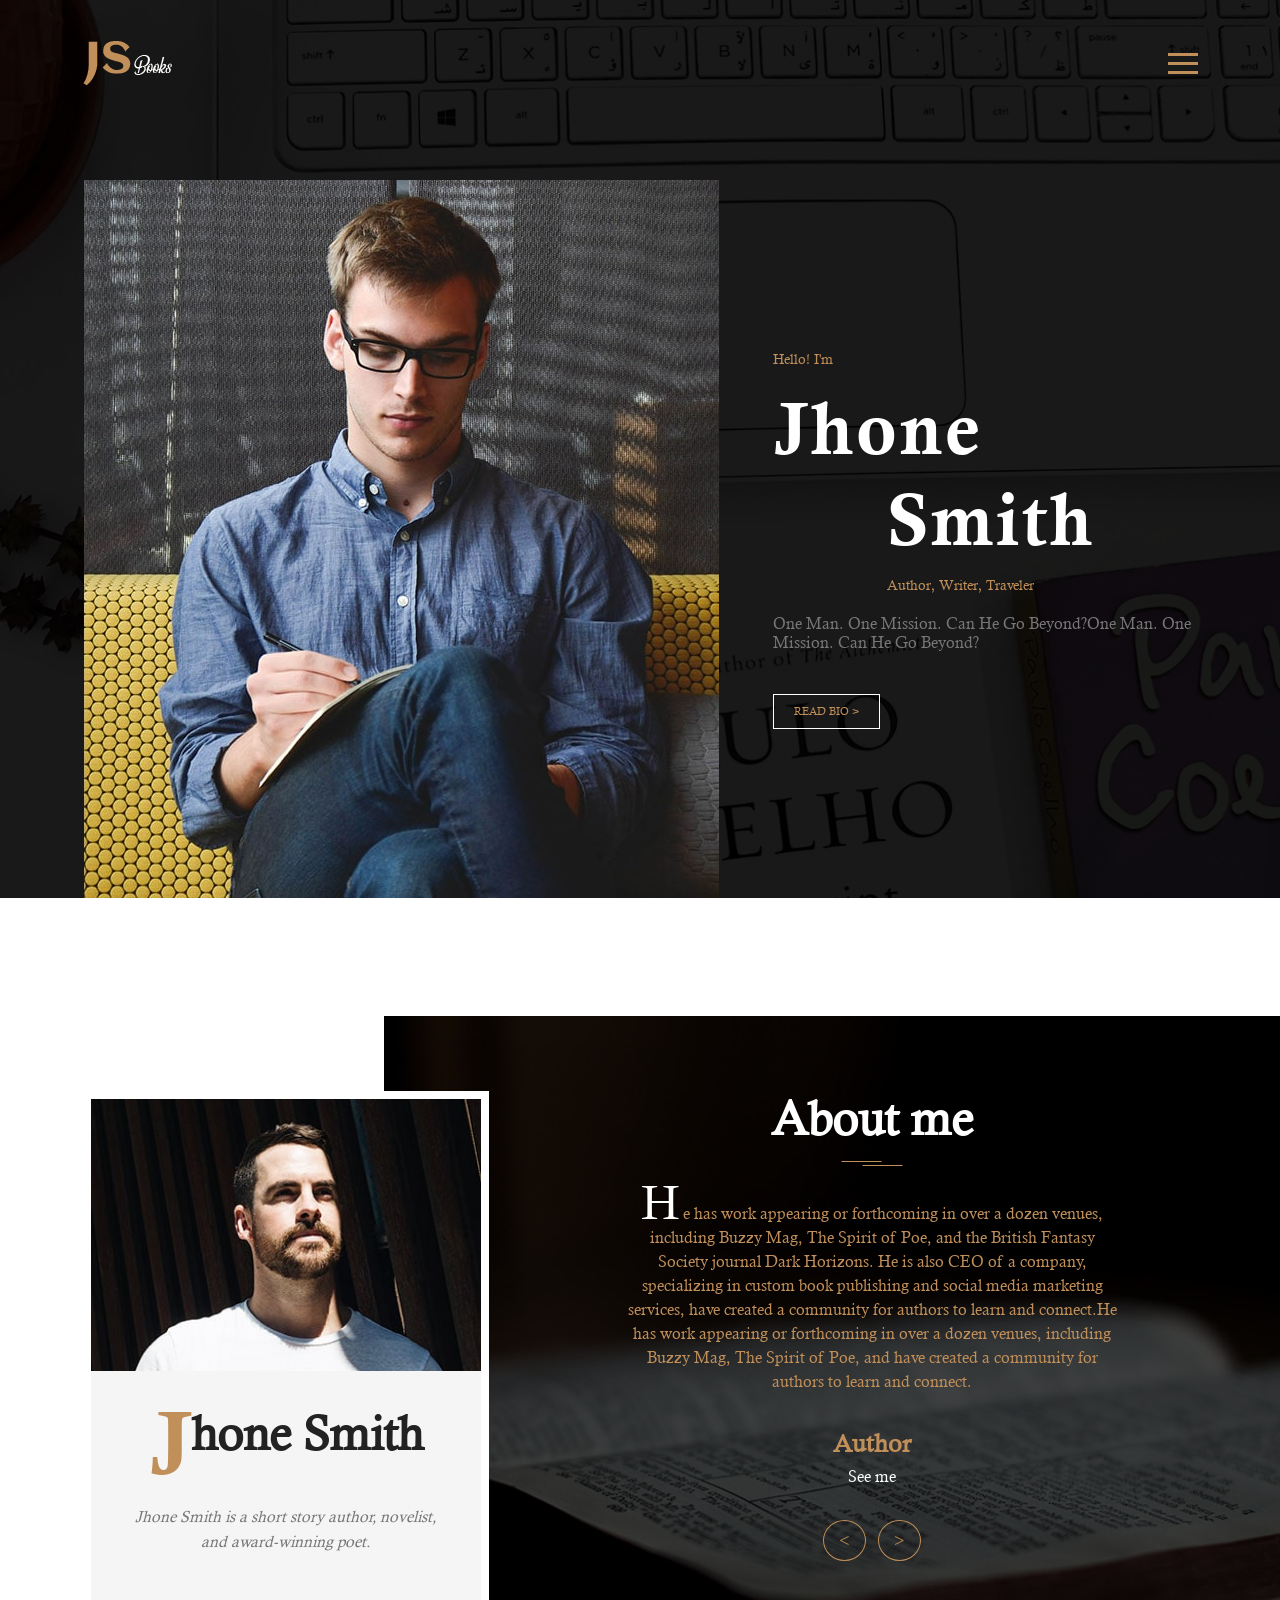
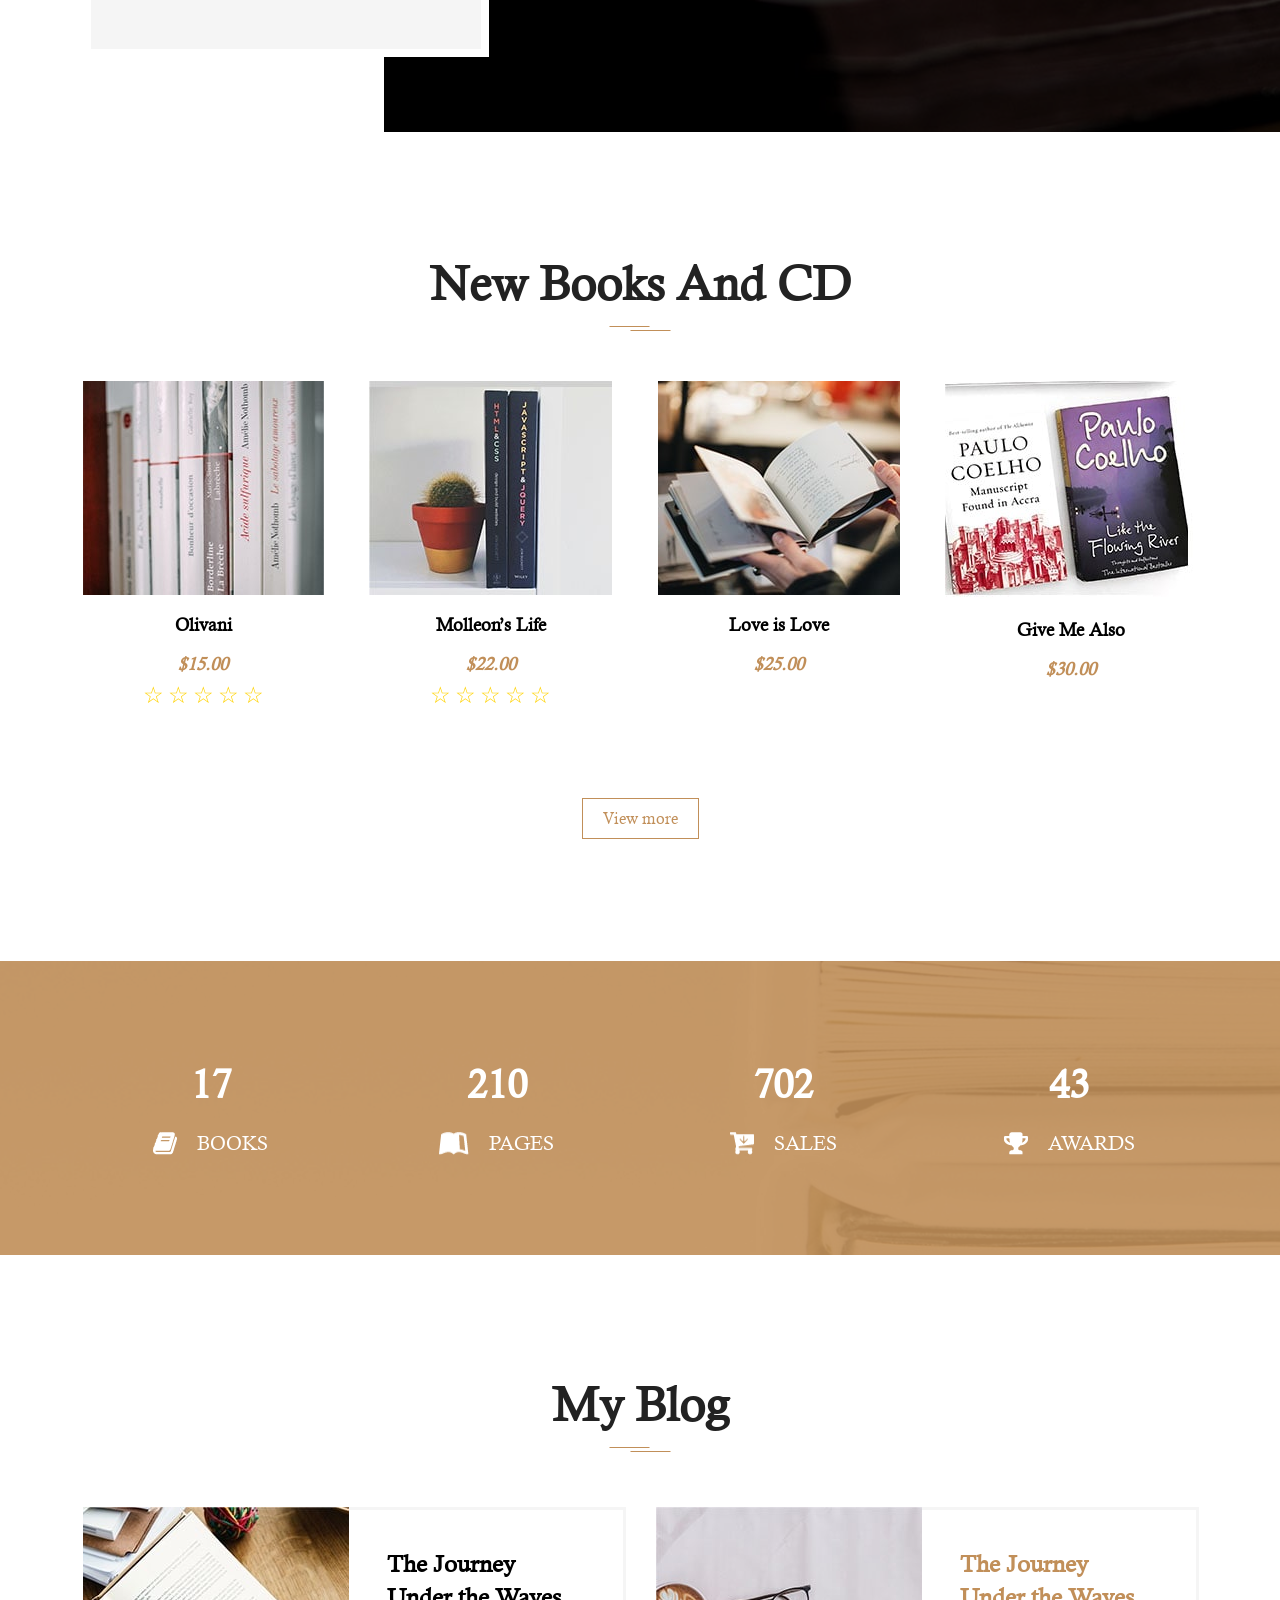
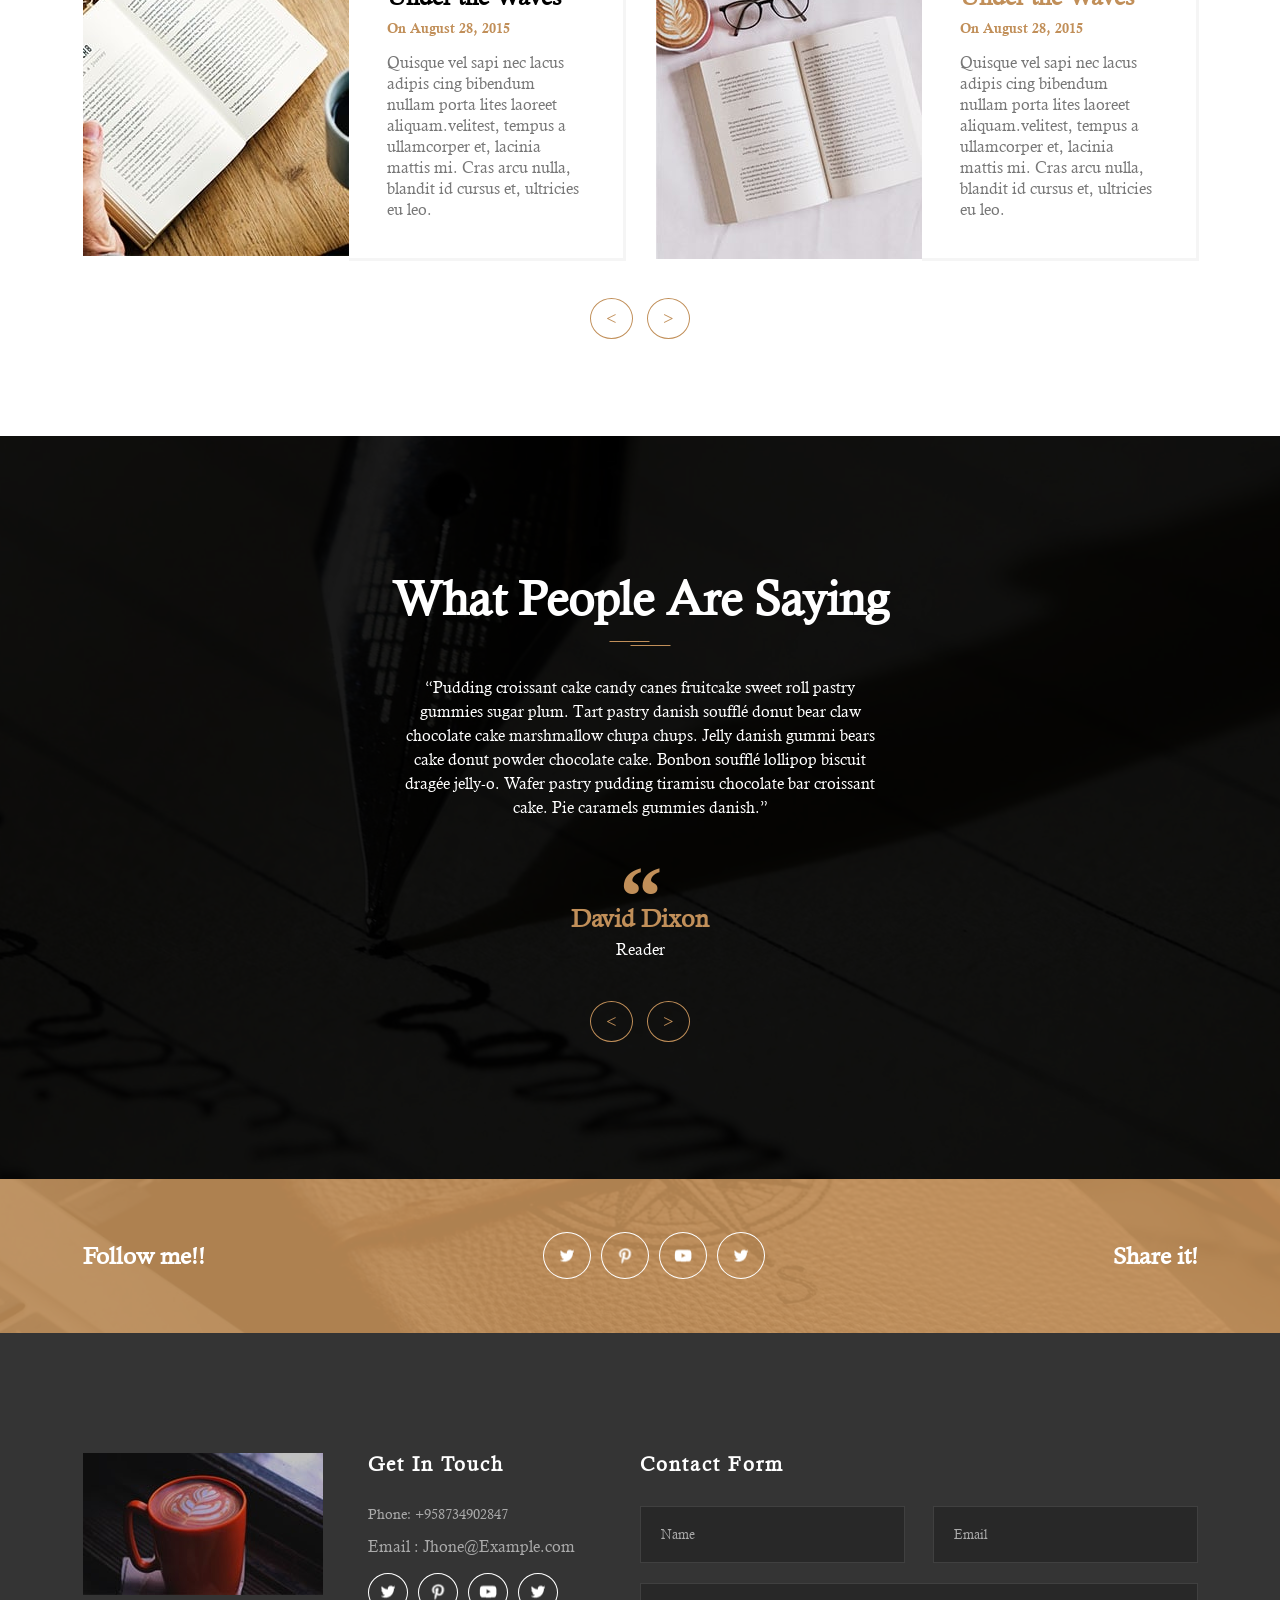
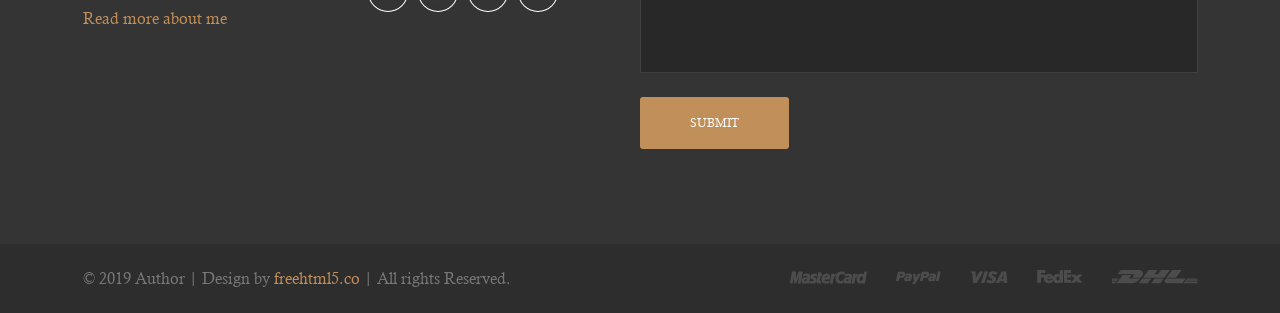
<file: author/index.html>
<!doctype html>
<html lang="en">
<head>
	<!-- Required meta tags -->
	<meta charset="utf-8">
	<meta name="viewport" content="width=device-width, initial-scale=1, shrink-to-fit=no">
	<link rel="stylesheet" href="css/style.css">
	<link rel="stylesheet" href="css/slick.css">
	<title>Author</title>
</head>

<body>
<!--navigation-->
	<nav class="site-navigation">
		<div class="site-navigation-inner site-container">
			<img src="./images/site-logo.png" alt="site logo">
			<div class="main-navigation">
				<ul class="main-navigation__ul">
					<li><a href="#">Homepage</a></li>
					<li><a href="#">Page 1</a></li>
					<li><a href="#">Page 2</a></li>
					<li><a href="#">Page 3</a></li>
					<li><a href="#">Page 4</a></li>
				</ul>
			</div>
			<div id="myBtn" class="burger-container" onclick="myFunction(this)">
				<div class="bar1"></div>
				<div class="bar2"></div>
				<div class="bar3"></div>
			</div>
			<script>
				function myFunction(x) {
					x.classList.toggle("change");
				}
			</script>
		</div>
	</nav>
<!-- Navigation end -->

<!-- Top banner -->
	<section class="fh5co-top-banner">
		<div class="top-banner__inner site-container">
			<div class="top-banner__image">
				<img src="./images/top-banner-author.jpg" alt="author image">
			</div>
			<div class="top-banner__text">
				<div class="top-banner__text-up">
					<span class="brand-span">Hello! I'm</span>
					<h2 class="top-banner__h2">Jhone</h2>
				</div>
				<div class="top-banner__text-down">
					<h2 class="top-banner__h2">Smith</h2>
					<span class="brand-span">Author, Writer, Traveler</span>
				</div>
				<p>One Man. One Mission. Can He Go Beyond?One Man. One Mission. Can He Go Beyond?</p>
				<a href="#" class="brand-button">Read bio > </a>
			</div>
		</div>
	</section>
<!-- Top banner end -->

<!-- About me -->
	<section class="fh5co-about-me">
		<div class="about-me-inner site-container">
			<article class="portfolio-wrapper">
				<div class="portfolio__img">
					<img src="./images/about-me.jpg" class="about-me__profile" alt="about me profile picture">
				</div>
				<div class="portfolio__bottom">
					<div class="portfolio__name">
						<span>J</span>
						<h2 class="universal-h2">hone Smith</h2>
					</div>
					<p>Jhone Smith is a short story author, novelist, and award-winning poet.</p>
				</div>
			</article>
			<div class="about-me__text">
				<div class="about-me-slider">
					<div class="about-me-single-slide">
						<h2 class="universal-h2 universal-h2-bckg">About me</h2>
						<p><span>H</span> e has work appearing or forthcoming in over a dozen venues, including Buzzy Mag, The Spirit of Poe, and the British Fantasy Society journal Dark Horizons. He is also CEO of a company, specializing in custom book publishing and social media marketing services, have created a community for authors to learn and connect.He has work appearing or forthcoming in over a dozen venues, including Buzzy Mag, The Spirit of Poe, and have created a community for authors to learn and connect.</p>
						<h4>Author</h4>
						<p class="p-white">See me</p>
					</div>
					<div class="about-me-single-slide">
						<h2 class="universal-h2 universal-h2-bckg">About me 2</h2>
						<p><span>H</span> e has work appearing or forthcoming in over a dozen venues, including Buzzy Mag, The Spirit of Poe, and the British Fantasy Society journal Dark Horizons. He is also CEO of a company, specializing in custom book publishing and social media marketing services, have created a community for authors to learn and connect.He has work appearing or forthcoming in over a dozen venues, including Buzzy Mag, The Spirit of Poe, and have created a community for authors to learn and connect.</p>
						<h4>Author</h4>
						<p class="p-white">See me</p>
					</div>
				</div>
			</div>
		</div>
		<div class="about-me-bckg"></div>
	</section>
	
	<!-- Books and CD -->
	<section class="fh5co-books">
		<div class="site-container">
			<h2 class="universal-h2 universal-h2-bckg">New Books And CD</h2>
			<div class="books">
				<div class="single-book">
					<a href="#" class="single-book__img">
						<img src="./images/books-1.jpg" alt="single book and cd">
						<div class="single-book_download">
							<img src="./images/download.svg" alt="book image">
						</div>
					</a>
					<h4 class="single-book__title">Olivani</h4>
					<span class="single-book__price">$15.00</span>
					<!-- star rating -->
					<div class="rating">
						<span>&#9734;</span>
						<span>&#9734;</span>
						<span>&#9734;</span>
						<span>&#9734;</span>
						<span>&#9734;</span>
					</div>
					<!-- star rating end -->
				</div>
				<div class="single-book">
					<a href="#" class="single-book__img">
						<img src="./images/books-2.jpg" alt="single book and cd">
						<div class="single-book_download">
							<img src="./images/download.svg" alt="book image">
						</div>
					</a>
					<h4 class="single-book__title">Molleon’s Life</h4>
					<span class="single-book__price">$22.00</span>
					<!-- star rating -->
					<div class="rating">
						<span>&#9734;</span>
						<span>&#9734;</span>
						<span>&#9734;</span>
						<span>&#9734;</span>
						<span>&#9734;</span>
					</div>
					<!-- star rating end -->
				</div>
				<div class="single-book">
					<a href="#" class="single-book__img">
						<img src="./images/books-3.jpg" alt="single book and cd">
						<div class="single-book_download">
							<img src="./images/download.svg" alt="book image">
						</div>
					</a>
					<h4 class="single-book__title">Love is Love</h4>
					<span class="single-book__price">$25.00</span>
				</div>
				<div class="single-book">
					<a href="#" class="single-book__img">
						<img src="./images/books-4.jpg" alt="single book and cd">
						<div class="single-book_download">
							<img src="./images/download.svg" alt="book image">
						</div>
					</a>
					<h4 class="single-book__title">Give Me Also</h4>
					<span class="single-book__price">$30.00</span>
				</div>
			</div>
			<div class="books-brand-button">
				<a href="#" class="brand-button">View more</a>
			</div>
		</div>
	</section>
	<!-- Books and CD end -->
	<!-- Counter -->
	<div class="fh5co-counter counters">
		<div class="counter-inner site-container">
			<div class="single-count">
				<span class="count" data-count="50">0</span>
				<div class="single-count__text">
					<img src="./images/counter-1.png" alt="counter icon">
					<p>Books</p>
				</div>
			</div>
			<div class="single-count">
				<span class="count" data-count="600">0</span>
				<div class="single-count__text">
					<img src="./images/counter-2.png" alt="counter icon">
					<p>Pages</p>
				</div>
			</div>
			<div class="single-count">
				<span class="count" data-count="2000">0</span>
				<div class="single-count__text">
					<img src="./images/counter-3.png" alt="counter icon">
					<p>Sales</p>
				</div>
			</div>
			<div class="single-count">
				<span class="count" data-count="125">0</span>
				<div class="single-count__text">
					<img src="./images/counter-4.png" alt="counter icon">
					<p>Awards</p>
				</div>
			</div>
		</div>
	</div>
	<!-- Counter -->

	<!-- Blog -->
	<section class="fh5co-blog">
		<div class="site-container">
			<h2 class="universal-h2 universal-h2-bckg">My Blog</h2>
			<div class="blog-slider blog-inner">
				<div class="single-blog">
					<div class="single-blog__img">
						<img src="./images/blog1.jpg" alt="blog image">
					</div>
					<div class="single-blog__text">
						<h4>The Journey Under the Waves</h4>
						<span>On August 28, 2015</span>
						<p>Quisque vel sapi nec lacus adipis cing bibendum nullam porta lites laoreet aliquam.velitest, tempus a ullamcorper et, lacinia mattis mi. Cras arcu nulla, blandit id cursus et, ultricies eu leo.</p>
					</div>
				</div>
				<div class="single-blog">
					<div class="single-blog__img">
						<img src="./images/blog2.jpg" alt="blog image">
					</div>
					<div class="single-blog__text">
						<h4>The Journey Under the Waves</h4>
						<span>On August 28, 2015</span>
						<p>Quisque vel sapi nec lacus adipis cing bibendum nullam porta lites laoreet aliquam.velitest, tempus a ullamcorper et, lacinia mattis mi. Cras arcu nulla, blandit id cursus et, ultricies eu leo.</p>
					</div>
				</div>
				<div class="single-blog">
					<div class="single-blog__img">
						<img src="./images/blog2.jpg" alt="blog image">
					</div>
					<div class="single-blog__text">
						<h4>The Journey Under the Waves</h4>
						<span>On August 28, 2015</span>
						<p>Quisque vel sapi nec lacus adipis cing bibendum nullam porta lites laoreet aliquam.velitest, tempus a ullamcorper et, lacinia mattis mi. Cras arcu nulla, blandit id cursus et, ultricies eu leo.</p>
					</div>
				</div>
			</div>
		</div>
	</section>
	<!-- Blog end -->

	<!-- Quotes -->
	<section class="fh5co-quotes">
		<div class="site-container">
			<div class="about-me-slider">
				<div>
					<h2 class="universal-h2 universal-h2-bckg">What People Are Saying</h2>
					<p>“Pudding croissant cake candy canes fruitcake sweet roll pastry gummies sugar plum. Tart pastry danish soufflé donut bear claw chocolate cake marshmallow chupa chups. Jelly danish gummi bears cake donut powder chocolate cake. Bonbon soufflé lollipop biscuit dragée jelly-o. Wafer pastry pudding tiramisu chocolate bar croissant cake. Pie caramels gummies danish.”</p>
					<img src="./images/quotes.svg" alt="quotes svg">
					<h4>David Dixon</h4>
					<p>Reader</p>
				</div>
				<div>
					<h2 class="universal-h2 universal-h2-bckg">What People Are Saying 2</h2>
					<p>“Pudding croissant cake candy canes fruitcake sweet roll pastry gummies sugar plum. Tart pastry danish soufflé donut bear claw chocolate cake marshmallow chupa chups. Jelly danish gummi bears cake donut powder chocolate cake. Bonbon soufflé lollipop biscuit dragée jelly-o. Wafer pastry pudding tiramisu chocolate bar croissant cake. Pie caramels gummies danish.”</p>
					<img src="./images/quotes.svg" alt="quotes svg">
					<h4>David Dixon</h4>
					<p>Reader</p>
				</div>
			</div>
		</div>
	</section>
	<!-- Quotes end -->

	<!-- Social -->
	<section class="fh5co-social">
		<div class="site-container">
			<div class="social">
				<h5>Follow me!!</h5>
				<div class="social-icons">
					<a href="#" target="_blank"><img src="./images/social-twitter.png" alt="social icon"></a>
					<a href="#" target="_blank"><img src="./images/social-pinterest.png" alt="social icon"></a>
					<a href="#" target="_blank"><img src="./images/social-youtube.png" alt="social icon"></a>
					<a href="#" target="_blank"><img src="./images/social-twitter.png" alt="social icon"></a>
				</div>
				<h5>Share it!</h5>
			</div>
		</div>
	</section>
	<!-- Social -->

	<!-- Footer -->
	<footer class="site-footer">
		<div class="site-container">
			<div class="footer-inner">
				<div class="footer-info">
					<div class="footer-info__left">
						<img src="./images/footer-img.jpg" alt="about me image">
						<p>Read more about me</p>
					</div>
					<div class="footer-info__right">
						<h5>Get In Touch</h5>
						<p class="footer-phone">Phone: +958734902847</p>
						<p>Email : Jhone@Example.com</p>
						<div class="social-icons">
							<a href="#" target="_blank"><img src="./images/social-twitter.png" alt="social icon"></a>
							<a href="#" target="_blank"><img src="./images/social-pinterest.png" alt="social icon"></a>
							<a href="#" target="_blank"><img src="./images/social-youtube.png" alt="social icon"></a>
							<a href="#" target="_blank"><img src="./images/social-twitter.png" alt="social icon"></a>
						</div>
					</div>
				</div>
				<div class="footer-contact-form">
					<h5>Contact Form</h5>
					<form class="contact-form">
						<div class="contact-form__input">
							<input type="text" name="name" placeholder="Name">
							<input type="email" name="email" placeholder="Email">
						</div>
						<textarea></textarea>
						<input type="submit" name="submit" value="Submit" class="submit-button">
					</form>
				</div>
			</div>
		</div>
		<div class="footer-bottom">
			<div class="site-container footer-bottom-inner">
				<p>© 2019 Author | Design by <a href="https://freehtml5.co/" target="_blank">freehtml5.co</a> | All rights Reserved.</p>
				<div class="footer-bottom__img">
					<img src="./images/footer-mastercard.png" alt="footer image">
					<img src="./images/footer-paypal.png" alt="footer image">
					<img src="./images/footer-visa.png" alt="footer image">
					<img src="./images/footer-fedex.png" alt="footer image">
					<img src="./images/footer-dhl.png" alt="footer image">
				</div>
			</div>
		</div>
	</footer>
	<!-- Footer end -->

<!-- Scripts -->
	<script src="js/jquery.min.js"></script>
	<script src="js/slick.min.js"></script>
	<script src="js/main.js"></script>
</body>
</file>
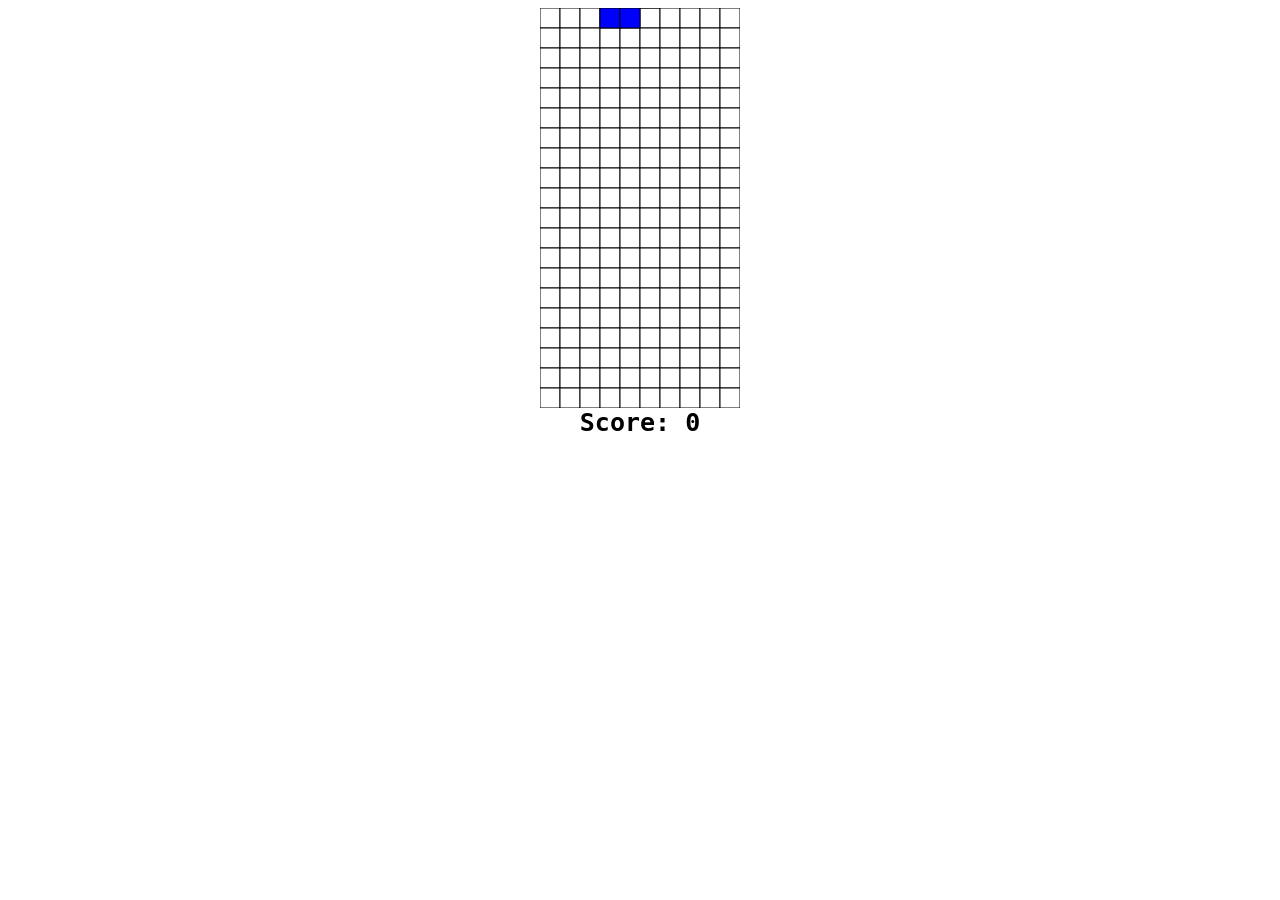
<file: tetris game javascript/index.html>
<!DOCTYPE html>
<html>
<head>
	<title>Tetris Game JS</title>
<style>
	canvas {
	display: block;
	margin: 0 auto;
	}
	div {
    font-size: 25px;
    font-weight: bold;
    font-family: monospace;
    text-align: center;
	}
	#score {
	display: inline-block;
	}
</style>

</head>


<body>
	<canvas id="tetris" width="200" height="400"></canvas>
	<div>
		Score: <div id="score">0</div>
	</div>
	<script src="./tetrominoes.js"></script>
	<script src="./tetris.js"></script>
	
</body>

</html>
</file>
<file: author/css/style.css>
/*
 * Author by FreeHTML5.co
 * Twitter: https://twitter.com/fh5co
 * Facebook: https://fb.com/fh5co
 * URL: https://freehtml5.co
 */
/* Fonts */
@font-face {
  font-family: 'Calisto-MT';
  src: url(../fonts/Calisto-MT.ttf); }

@font-face {
  font-family: 'Calisto-MT-Italic';
  src: url(../fonts/Calisto-MT-Italic.ttf); }

@font-face {
  font-family: 'Calisto-MT-Bold';
  src: url(../fonts/Calisto-MT-Bold.ttf); }

/* Colors */
/* Universal style */
* {
  margin: 0;
  padding: 0;
  font-family: "Calisto-MT"; }

.site-container {
  width: 1115px;
  margin: 0 auto; }
  @media (max-width: 1250px) {
    .site-container {
      width: 90%; } }

.universal-h2 {
  font-size: 48px;
  text-align: center;
  color: #222; }
  @media (max-width: 1250px) {
    .universal-h2 {
      font-size: 38px; } }
  @media (max-width: 668px) {
    .universal-h2 {
      font-size: 30px; } }

.universal-h2-bckg {
  background-image: url("../images/double-line.svg");
  background-repeat: no-repeat;
  background-position: center bottom; }

/* Universal style end */
/* Includes */
.site-navigation {
  position: absolute;
  top: 4.6%;
  width: 100%;
  z-index: 2; }

.site-navigation-inner {
  display: flex;
  align-items: center;
  justify-content: space-between; }

.main-navigation {
  color: #fff;
  display: none;
  position: fixed;
  height: 100%;
  width: 100%;
  top: 0px;
  left: 0px;
  background: #000;
  opacity: 0.9; }
  .main-navigation .main-navigation__ul {
    position: absolute;
    top: 50%;
    left: 50%;
    transform: translate(-50%, -50%);
    padding: 3%;
    border: 2px solid #fff;
    border-radius: 7px;
    background-color: #c18f59; }
    .main-navigation .main-navigation__ul li {
      margin-bottom: 20px;
      list-style: none; }
    .main-navigation .main-navigation__ul a {
      color: #fff;
      font-size: 20px;
      font-weight: 600;
      text-decoration: none;
      text-transform: uppercase;
      transition: 0.3s ease; }
      .main-navigation .main-navigation__ul a:hover {
        color: #777; }
  @media (max-width: 1150px) {
    .main-navigation {
      opacity: 0.94; } }

/* Navigation burger */
.burger-container {
  cursor: pointer;
  z-index: 3; }

.bar1, .bar2, .bar3 {
  width: 30px;
  height: 3px;
  background-color: #c18f59;
  margin: 6px 0;
  transition: 0.4s; }

.change .bar1 {
  transform: rotate(-45deg) translate(-6px, 6px);
  background-color: #c18f59; }

.change .bar2 {
  opacity: 0;
  background-color: #c18f59; }

.change .bar3 {
  transform: rotate(45deg) translate(-6px, -7px);
  background-color: #c18f59; }

.stop-scroll {
  overflow: hidden; }

/* Navigation burger end */
.fh5co-top-banner {
  position: relative;
  display: flex;
  align-items: flex-end;
  background-image: url("../images/top-banner-bckg.jpg");
  background-position: center;
  background-size: cover; }
  .fh5co-top-banner::after {
    content: '';
    position: absolute;
    top: 0;
    left: 0;
    width: 100%;
    height: 100%;
    background-color: #000;
    opacity: 0.9; }
  .fh5co-top-banner .site-container {
    position: relative;
    z-index: 1; }
  @media (max-width: 1600px) {
    .fh5co-top-banner {
      padding-top: 180px; } }
  @media (max-width: 1250px) {
    .fh5co-top-banner {
      padding-top: 130px; } }
  @media (max-width: 520px) {
    .fh5co-top-banner {
      padding-top: 105px; } }
  @media (min-width: 1600px) {
    .fh5co-top-banner {
      min-height: 100vh; } }

.top-banner__inner {
  display: flex;
  align-items: center; }
  .top-banner__inner .top-banner__text {
    margin-left: 54px; }
    @media (max-width: 1250px) {
      .top-banner__inner .top-banner__text {
        width: 35%; } }
    @media (max-width: 768px) {
      .top-banner__inner .top-banner__text {
        width: 50%;
        margin-left: 20px; } }
    @media (max-width: 520px) {
      .top-banner__inner .top-banner__text {
        width: 65%;
        margin-bottom: 20px;
        margin-left: 0; } }
    .top-banner__inner .top-banner__text p {
      margin-bottom: 42px;
      color: #777; }
      @media (max-width: 768px) {
        .top-banner__inner .top-banner__text p {
          margin-bottom: 25px;
          font-size: 14px; } }
  .top-banner__inner .top-banner__h2 {
    font-size: 74px;
    letter-spacing: 3px;
    color: #fff;
    font-family: "Calisto-MT-Bold"; }
    @media (max-width: 1250px) {
      .top-banner__inner .top-banner__h2 {
        font-size: 50px; } }
    @media (max-width: 768px) {
      .top-banner__inner .top-banner__h2 {
        font-size: 35px; } }
  .top-banner__inner .top-banner__text-up .top-banner__h2 {
    margin-top: 15px; }
    @media (max-width: 768px) {
      .top-banner__inner .top-banner__text-up .top-banner__h2 {
        margin-top: 0; } }
  .top-banner__inner .top-banner__text-down {
    margin-bottom: 20px;
    padding-left: 27%; }
    .top-banner__inner .top-banner__text-down .top-banner__h2 {
      margin-bottom: 10px; }
      @media (max-width: 768px) {
        .top-banner__inner .top-banner__text-down .top-banner__h2 {
          margin-bottom: 0; } }
  .top-banner__inner .top-banner__image {
    font-size: 0; }
    @media (max-width: 1250px) {
      .top-banner__inner .top-banner__image {
        width: 50%; }
        .top-banner__inner .top-banner__image img {
          width: 100%; } }
    @media (max-width: 520px) {
      .top-banner__inner .top-banner__image {
        width: 65%;
        margin-bottom: 20px; } }
  @media (max-width: 520px) {
    .top-banner__inner {
      flex-direction: column; } }

.brand-span {
  font-size: 14px;
  color: #c18f59; }

.brand-button {
  display: inline-block;
  padding: 10px 20px;
  font-size: 11px;
  text-transform: uppercase;
  text-decoration: none;
  color: #c18f59;
  border: 1px solid #fff;
  transition: 0.3s ease; }
  .brand-button:hover, .brand-button:focus {
    color: #777; }

.fh5co-about-me {
  position: relative;
  margin: 193px 0 199px; }
  @media (max-width: 1250px) {
    .fh5co-about-me {
      margin: 150px 0; } }
  @media (max-width: 992px) {
    .fh5co-about-me {
      margin: 125px 0; } }

.about-me-bckg {
  position: absolute;
  background-image: url("../images/about-me-bckg.jpg");
  background-position: center;
  background-size: cover;
  height: 500px;
  top: -75px;
  right: 0;
  height: calc(100% + 150px);
  width: 70%;
  z-index: -1; }
  .about-me-bckg:after {
    content: '';
    position: absolute;
    top: 0;
    left: 0;
    width: 100%;
    height: 100%;
    background-color: #000;
    opacity: 0.7; }
  @media (max-width: 992px) {
    .about-me-bckg {
      width: 100%;
      padding-bottom: 15px; } }

.about-me-inner {
  display: flex;
  justify-content: space-between; }
  @media (max-width: 992px) {
    .about-me-inner {
      flex-direction: column;
      align-items: center; } }

.about-me-slider {
  position: relative; }
  .about-me-slider .slick-arrow {
    position: absolute;
    bottom: -18%; }
  .about-me-slider .slick-prev {
    left: 40%; }
    @media (max-width: 520px) {
      .about-me-slider .slick-prev {
        left: 34%; } }
  .about-me-slider .slick-next {
    right: 40%; }
    @media (max-width: 520px) {
      .about-me-slider .slick-next {
        right: 34%; } }

.span-arrow {
  padding: 10px 15px;
  cursor: pointer;
  color: #c18f59;
  border: 1px solid #c18f59;
  border-radius: 50%;
  transition: 0.3s ease; }
  .span-arrow:hover {
    color: #fff;
    border-color: #fff; }

.portfolio-wrapper {
  width: 390px;
  padding: 8px;
  text-align: center;
  background-color: #fff; }
  .portfolio-wrapper .portfolio__img {
    font-size: 0; }
    .portfolio-wrapper .portfolio__img img {
      width: 100%; }
  .portfolio-wrapper .portfolio__bottom {
    padding: 35px 0 95px;
    background-color: #f5f5f5; }
    @media (max-width: 992px) {
      .portfolio-wrapper .portfolio__bottom {
        padding: 25px 0; } }
  .portfolio-wrapper .portfolio__name {
    display: flex;
    justify-content: center;
    align-items: flex-start;
    margin-bottom: 23px; }
    @media (max-width: 992px) {
      .portfolio-wrapper .portfolio__name {
        margin-bottom: 10px; } }
    .portfolio-wrapper .portfolio__name span {
      font-size: 90px;
      line-height: 75px;
      color: #c18f59;
      font-family: "Calisto-MT-Bold"; }
      @media (max-width: 992px) {
        .portfolio-wrapper .portfolio__name span {
          font-size: 65px;
          line-height: 62px; } }
  .portfolio-wrapper p {
    padding: 0 10%;
    line-height: 25px;
    font-style: italic;
    color: #777; }
    @media (max-width: 620px) {
      .portfolio-wrapper p {
        font-size: 15px;
        line-height: 20px; } }
  @media (max-width: 992px) {
    .portfolio-wrapper {
      margin-bottom: 20px; } }
  @media (max-width: 620px) {
    .portfolio-wrapper {
      width: 250px; } }

.about-me__text {
  width: 44%;
  margin-right: 80px;
  text-align: center; }
  .about-me__text .universal-h2 {
    color: #fff;
    padding-bottom: 20px;
    margin-bottom: 25px; }
  .about-me__text p {
    margin-bottom: 35px;
    line-height: 24px;
    color: #c18f59; }
    .about-me__text p span {
      font-size: 48px;
      color: #fff; }
    @media (max-width: 620px) {
      .about-me__text p {
        margin-bottom: 20px;
        font-size: 14px;
        line-height: 19px; } }
  .about-me__text h4 {
    margin-bottom: 7px;
    font-size: 25px;
    color: #c18f59; }
  .about-me__text .p-white {
    margin-bottom: 0;
    color: #fff; }
  @media (max-width: 1250px) {
    .about-me__text {
      width: 48%;
      margin-right: 40px; } }
  @media (max-width: 992px) {
    .about-me__text {
      width: 100%;
      margin-right: 0; } }

.slick-slide:focus {
  outline: none; }

.fh5co-books {
  margin-bottom: 122px; }
  .fh5co-books .universal-h2 {
    margin-bottom: 50px;
    padding-bottom: 20px; }
  .fh5co-books .books-brand-button {
    text-align: center; }
    .fh5co-books .books-brand-button .brand-button {
      font-size: 16px;
      text-transform: none;
      border-color: #c18f59; }
      .fh5co-books .books-brand-button .brand-button:hover {
        border-color: #777; }
  @media (max-width: 1250px) {
    .fh5co-books {
      margin-bottom: 60px; } }

.books {
  display: flex;
  justify-content: space-between;
  flex-wrap: wrap;
  margin-bottom: 70px; }
  @media (max-width: 559px) {
    .books {
      justify-content: space-around; } }

.single-book {
  margin-bottom: 20px;
  text-align: center; }
  .single-book .single-book__img {
    position: relative;
    display: block;
    font-size: 0; }
    .single-book .single-book__img .single-book_download {
      opacity: 0;
      visibility: hidden;
      position: absolute;
      top: 0;
      left: 0;
      width: 100%;
      height: 100%;
      background-color: #000;
      transition: 0.3s ease; }
      .single-book .single-book__img .single-book_download img {
        position: absolute;
        left: 50%;
        top: 50%;
        transform: translate(-50%, -50%);
        z-index: 1; }
    .single-book .single-book__img:hover .single-book_download {
      visibility: visible;
      opacity: 0.7; }
  .single-book .single-book__title {
    margin: 19px 0 18px;
    font-size: 18px; }
  .single-book .single-book__price {
    font-size: 18px;
    font-weight: 600;
    font-style: italic;
    color: #c18f59; }
  @media (max-width: 1250px) {
    .single-book {
      margin-right: 10px; }
      .single-book:last-child {
        margin-right: 0; } }

.rating {
  margin-top: 8px;
  unicode-bidi: bidi-override;
  direction: rtl; }
  .rating span {
    font-size: 23px;
    color: #ffd200;
    cursor: pointer; }
  .rating > span:hover:before, .rating > span:hover ~ span:before {
    content: "\2605";
    position: absolute; }

.fh5co-counter {
  position: relative;
  margin-bottom: 122px;
  padding: 100px 0;
  background-image: url("../images/book-bckg.jpg");
  background-size: cover;
  background-position: center; }
  .fh5co-counter::after {
    content: '';
    position: absolute;
    top: 0;
    left: 0;
    width: 100%;
    height: 100%;
    background-color: #c18f59;
    opacity: 0.9; }
  .fh5co-counter .site-container {
    position: relative;
    z-index: 1; }
  @media (max-width: 850px) {
    .fh5co-counter {
      padding: 50px 0 20px;
      margin-bottom: 50px; } }

.counter-inner {
  display: flex;
  justify-content: space-between;
  flex-wrap: wrap; }

.single-count {
  width: 23%;
  text-align: center;
  color: #fff; }
  .single-count span {
    display: block;
    margin-bottom: 25px;
    font-size: 40px;
    font-weight: 900; }
  .single-count p {
    font-size: 20px;
    text-transform: uppercase; }
  @media (max-width: 850px) {
    .single-count {
      width: 48%;
      margin-bottom: 30px; }
      .single-count .count {
        font-size: 35px;
        margin-bottom: 15px; } }
  @media (max-width: 500px) {
    .single-count {
      width: 100%;
      padding-bottom: 10px;
      border-bottom: 1px solid #fff; } }

.single-count__text {
  display: flex;
  justify-content: center; }
  .single-count__text img {
    margin-right: 20px; }

.fh5co-blog {
  margin-bottom: 175px; }
  .fh5co-blog .universal-h2 {
    margin-bottom: 55px;
    padding-bottom: 20px; }
  @media (max-width: 620px) {
    .fh5co-blog {
      margin-bottom: 105px; } }

.blog-inner {
  display: flex;
  justify-content: space-between; }

.blog-slider .slick-slide {
  margin: 0 15px; }

.blog-slider .slick-list {
  margin: 0 -15px; }

.single-blog {
  display: flex !important; }
  .single-blog .single-blog__img {
    width: 50%;
    font-size: 0; }
  .single-blog .single-blog__text {
    width: 50%;
    padding: 7%;
    border: 3px solid #f5f5f5;
    border-left: 0; }
    .single-blog .single-blog__text h4 {
      margin-bottom: 5px;
      font-size: 24px;
      line-height: 33px; }
    .single-blog .single-blog__text span {
      display: block;
      margin-bottom: 15px;
      font-size: 14px;
      color: #c18f59;
      font-family: "Calisto-MT-Bold"; }
    .single-blog .single-blog__text p {
      color: #777;
      line-height: 21px; }
    @media (max-width: 992px) {
      .single-blog .single-blog__text {
        padding: 5%; }
        .single-blog .single-blog__text h4 {
          margin-bottom: 3px;
          font-size: 20px;
          line-height: 24px; }
        .single-blog .single-blog__text p {
          font-size: 14px;
          line-height: 19px; } }
    @media (max-width: 420px) {
      .single-blog .single-blog__text {
        padding: 3%; }
        .single-blog .single-blog__text h4 {
          font-size: 16px; }
        .single-blog .single-blog__text span {
          margin-bottom: 7px;
          font-size: 12px; }
        .single-blog .single-blog__text p {
          font-size: 13px;
          line-height: 16px; } }
  .single-blog:nth-child(even) h4 {
    color: #c18f59; }
  @media (max-width: 1250px) {
    .single-blog .single-blog__img img {
      width: 100%;
      height: 100%; } }

.blog-slider {
  position: relative; }
  .blog-slider .slick-arrow {
    position: absolute;
    bottom: -22%; }
  .blog-slider .slick-prev {
    left: 45.5%; }
    @media (max-width: 1250px) {
      .blog-slider .slick-prev {
        left: 40%; } }
    @media (max-width: 520px) {
      .blog-slider .slick-prev {
        left: 35%; } }
  .blog-slider .slick-next {
    right: 45.5%; }
    @media (max-width: 1250px) {
      .blog-slider .slick-next {
        right: 40%; } }
    @media (max-width: 520px) {
      .blog-slider .slick-next {
        right: 35%; } }
  .blog-slider .span-arrow:hover {
    color: #777;
    border-color: #777; }

.fh5co-quotes {
  position: relative;
  padding: 135px 0 172px;
  text-align: center;
  background-image: url("../images/quotes-bckg.jpg");
  background-position: center;
  background-size: cover; }
  .fh5co-quotes::after {
    content: '';
    position: absolute;
    top: 0;
    left: 0;
    width: 100%;
    height: 100%;
    background-color: #000;
    opacity: 0.9; }
  .fh5co-quotes .site-container {
    position: relative;
    z-index: 1; }
  .fh5co-quotes .universal-h2 {
    padding-bottom: 20px;
    margin-bottom: 30px;
    color: #fff !important; }
  .fh5co-quotes p {
    width: 43%;
    margin: 0 auto 45px;
    color: #fff;
    line-height: 24px; }
    @media (max-width: 620px) {
      .fh5co-quotes p {
        font-size: 14px;
        line-height: 19px; } }
  .fh5co-quotes img {
    margin: 0 auto 5px; }
  .fh5co-quotes h4 {
    margin-bottom: 5px;
    font-size: 25px;
    color: #c18f59; }
  .fh5co-quotes .slick-arrow {
    bottom: -8%; }
  .fh5co-quotes .slick-prev {
    left: 45.5%; }
    @media (max-width: 1150px) {
      .fh5co-quotes .slick-prev {
        left: 34%; } }
  .fh5co-quotes .slick-next {
    right: 45.5%; }
    @media (max-width: 1150px) {
      .fh5co-quotes .slick-next {
        right: 34%; } }
  @media (max-width: 1150px) {
    .fh5co-quotes {
      padding: 75px 0 95px; }
      .fh5co-quotes p {
        width: 90%; } }

.fh5co-social {
  position: relative;
  padding: 63px 0;
  background-image: url("../images/social-bckg.jpg");
  background-size: cover;
  background-position: center; }
  .fh5co-social::after {
    content: '';
    position: absolute;
    top: 0;
    left: 0;
    width: 100%;
    height: 100%;
    background-color: #c18f59;
    opacity: 0.9; }
  .fh5co-social .site-container {
    position: relative;
    z-index: 1; }
  @media (max-width: 620px) {
    .fh5co-social {
      padding: 40px 0; } }

.social {
  display: flex;
  justify-content: space-between;
  align-items: center; }
  .social h5 {
    font-size: 24px;
    color: #fff; }
  @media (max-width: 620px) {
    .social {
      flex-direction: column; } }

.social-icons a {
  position: relative;
  border: 1px solid white;
  border-radius: 50%;
  padding: 13px 23px;
  margin-right: 10px;
  transition: 0.3s ease; }
  .social-icons a:hover {
    background-color: #777;
    border-color: transparent; }

.social-icons img {
  position: absolute;
  left: 50%;
  top: 50%;
  transform: translate(-50%, -50%); }

@media (max-width: 620px) {
  .social-icons {
    margin: 35px 0; } }

.site-footer {
  padding-top: 120px;
  background-color: #343434; }
  @media (max-width: 1250px) {
    .site-footer {
      padding-top: 60px; } }

.footer-inner {
  display: flex;
  justify-content: space-between;
  padding-bottom: 95px; }
  .footer-inner h5 {
    margin-bottom: 30px;
    font-size: 20px;
    letter-spacing: 2px;
    color: #fff; }
  @media (max-width: 1250px) {
    .footer-inner {
      padding-bottom: 50px;
      flex-direction: column;
      align-items: center; } }

.footer-info {
  width: 50%;
  display: flex; }
  .footer-info .footer-info__left {
    margin-right: 45px; }
    .footer-info .footer-info__left img {
      margin-bottom: 10px; }
    .footer-info .footer-info__left p {
      color: #c18f59; }
    @media (max-width: 620px) {
      .footer-info .footer-info__left {
        margin-right: 0;
        margin-bottom: 20px; } }
  .footer-info .footer-info__right p {
    margin-bottom: 15px;
    color: #aaa; }
  .footer-info .footer-info__right .footer-phone {
    font-size: 14px; }
  .footer-info .footer-info__right .social-icons {
    margin-top: 27px; }
    .footer-info .footer-info__right .social-icons a {
      padding: 9px 19px; }
  @media (max-width: 1250px) {
    .footer-info {
      width: 100%;
      margin-bottom: 20px; } }
  @media (max-width: 620px) {
    .footer-info {
      flex-direction: column;
      align-items: center; } }

.footer-contact-form {
  width: 50%; }
  .footer-contact-form .contact-form__input {
    display: flex;
    justify-content: space-between;
    margin-bottom: 20px; }
    .footer-contact-form .contact-form__input input {
      width: 40%;
      padding: 20px;
      border: 1px solid #404040;
      background-color: #282828;
      color: #c18f59; }
      .footer-contact-form .contact-form__input input::placeholder {
        color: #aaa; }
      @media (max-width: 1250px) {
        .footer-contact-form .contact-form__input input {
          width: 45%; } }
      @media (max-width: 520px) {
        .footer-contact-form .contact-form__input input {
          width: 100%; } }
  .footer-contact-form textarea {
    box-sizing: border-box;
    height: 90px;
    width: 100%;
    margin-bottom: 20px;
    padding: 20px;
    border: 1px solid #404040;
    background-color: #282828;
    resize: none;
    color: #c18f59; }
  .footer-contact-form .submit-button {
    padding: 19px 50px;
    text-transform: uppercase;
    font-size: 12px;
    color: #fff;
    background-color: #c18f59;
    border: none;
    border-radius: 3px;
    cursor: pointer;
    transition: 0.3s ease; }
    .footer-contact-form .submit-button:hover {
      background-color: #777; }
  @media (max-width: 1250px) {
    .footer-contact-form {
      width: 100%; } }

.footer-bottom {
  padding: 25px 0;
  background-color: #2d2d2d; }

.footer-bottom-inner {
  display: flex;
  justify-content: space-between; }
  .footer-bottom-inner p {
    color: #777; }
  .footer-bottom-inner a {
    color: #c18f59;
    text-decoration: none;
    transition: 0.3s ease; }
    .footer-bottom-inner a:hover {
      color: #777; }
  .footer-bottom-inner .footer-bottom__img img {
    margin-right: 25px; }
    .footer-bottom-inner .footer-bottom__img img:last-child {
      margin-right: 0; }
  @media (max-width: 992px) {
    .footer-bottom-inner {
      flex-direction: column;
      align-items: center; }
      .footer-bottom-inner p {
        font-size: 14px;
        margin-bottom: 20px; } }
</file>
